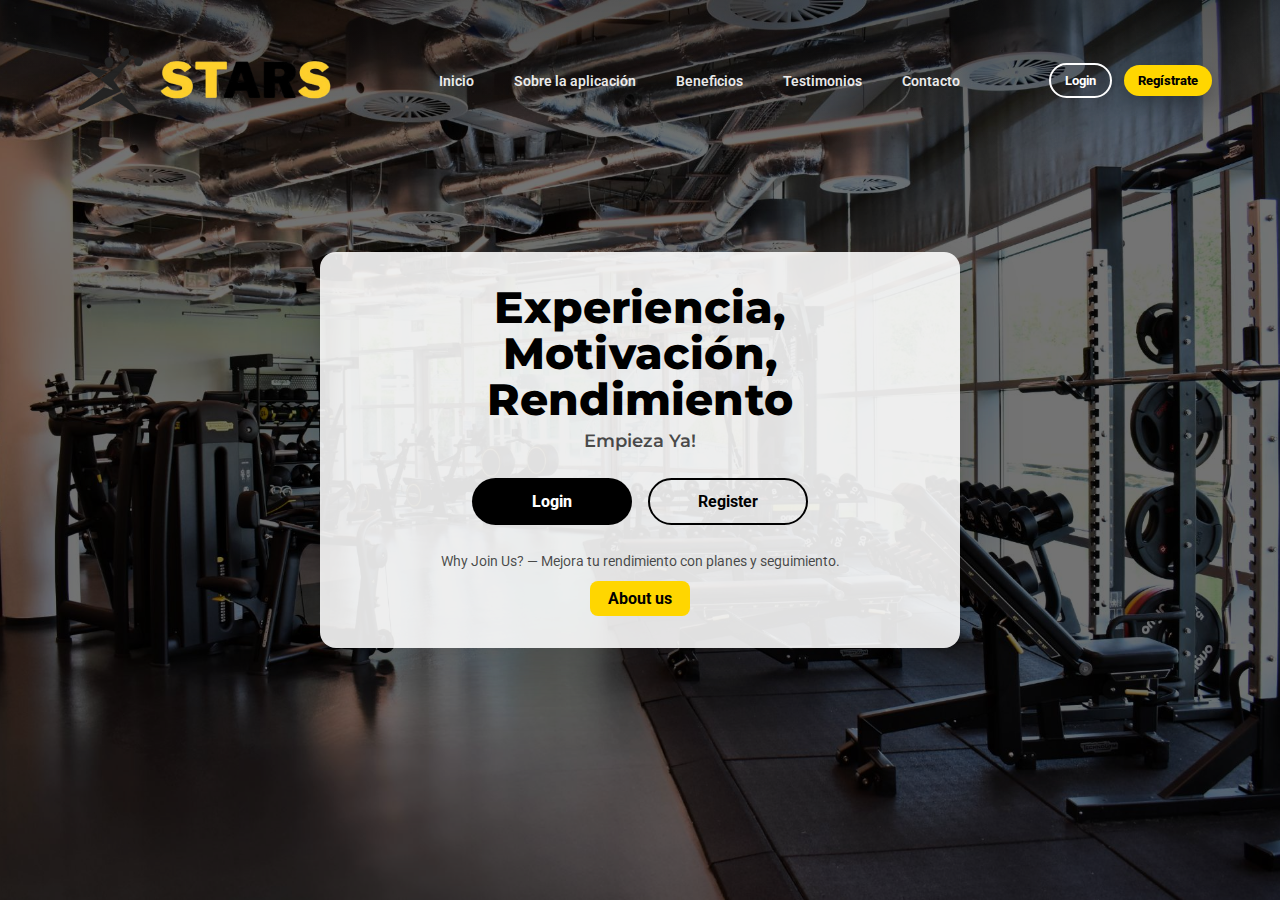
<file: index.html>
<!DOCTYPE html>
<html lang="es">
<head>
  <meta charset="utf-8">
  <meta name="viewport" content="width=device-width, initial-scale=1">
  <title>STARS</title>

  <!-- Tipografia -->
<link href="https://fonts.googleapis.com/css2?family=Montserrat:wght@600;700;800&family=Roboto:wght@300;400;500;700&display=swap" rel="stylesheet">


  <!-- Iconos -->
  <link rel="stylesheet" href="https://maxcdn.bootstrapcdn.com/font-awesome/4.7.0/css/font-awesome.min.css">

  <!-- Conexión con el Style CSS-->
  <link rel="stylesheet" href="assets/styles/style.css">
</head>
<body>
  <header class="site-header">
    <div class="container">
      <a href="index.html" class="logo">
        <img src="assets/images/log.png" alt="STARS Logo">
      </a>


      <!-- Navegación principal -->
      <nav aria-label="Navegación principal">
        <ul class="nav-list">
          <li><a href="#hero">Inicio</a></li>
          <li><a href="#sobre_nosotros">Sobre la aplicación</a></li>
          <li><a href="#beneficios">Beneficios</a></li>
          <li><a href="#testimonios">Testimonios</a></li>
          <li><a href="#contacto">Contacto</a></li>
        </ul>
      </nav>

      <div class="header-cta">
        <a class="btn-outline" href="Login.html">Login</a>
        <a class="btn-ghost" href="register.html">Regístrate</a>
      </div>
    </div>
  </header>

  <!-- HERO -->
  <section id="hero" class="hero">
    <div class="background-image" style="background-image: url('assets/images/gym.jpg');"></div>

    <!-- Tarjeta central -->
    <div class="hero-card" role="contentinfo" aria-labelledby="hero-title">
      <h1 id="hero-title">Experiencia, Motivación, Rendimiento</h1>
      <h3>Empieza Ya!</h3>

      <div class="actions">
        <a class="primary-btn" href="Login.html">Login</a>
        <a class="secondary-btn" href="register.html">Register</a>
      </div>

      <p class="why">Why Join Us? — Mejora tu rendimiento con planes y seguimiento.</p>
      <a class="small-cta" href="about.html">About us</a>
    </div>
  </section>

</body>
</html>
</file>
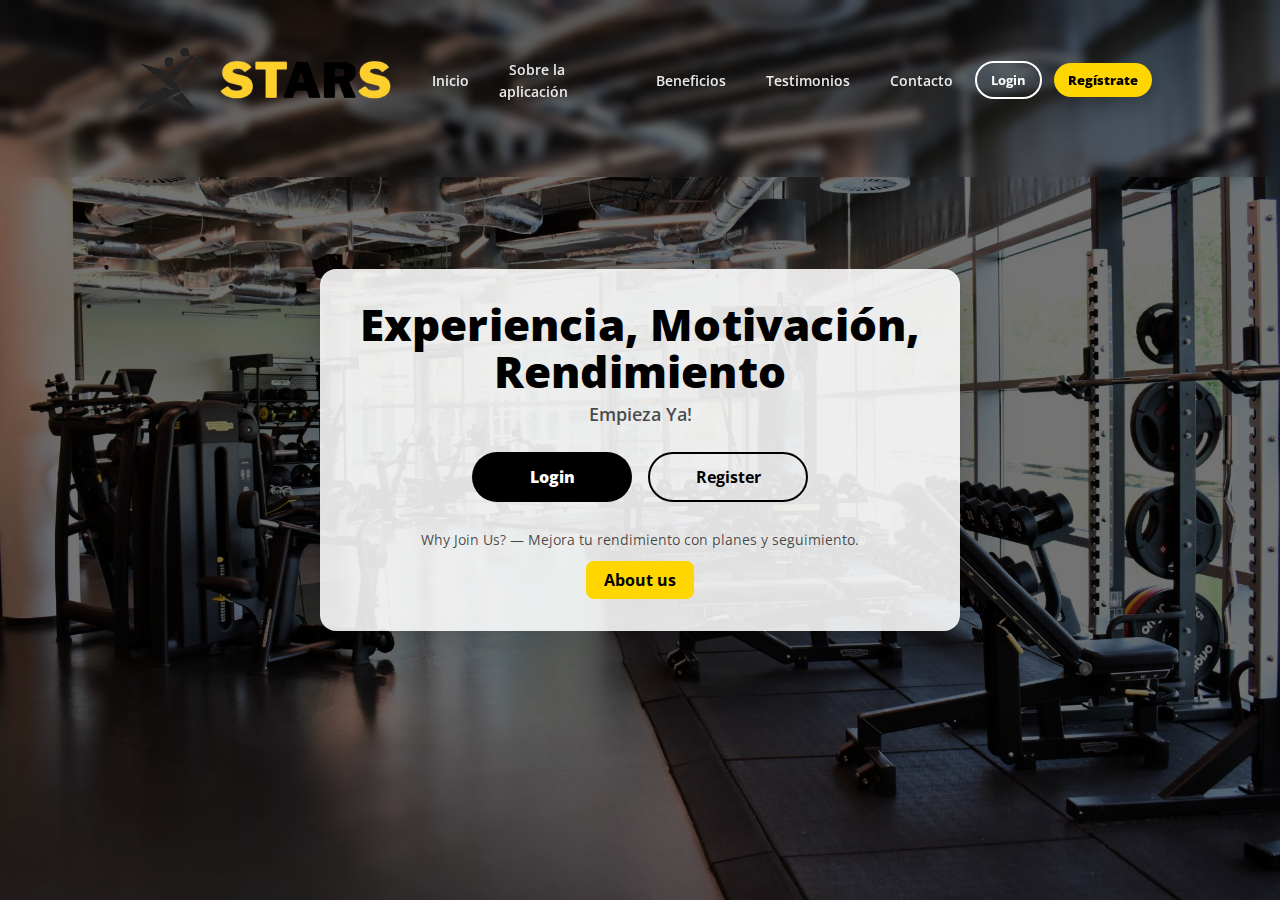
<file: PROYECTO TB2/index.html>
<!DOCTYPE html>
<html lang="es">
<head>
  <meta charset="utf-8">
  <meta name="viewport" content="width=device-width, initial-scale=1">
  <title>STARS</title>

  <!-- Tipografía: opcional, puedes cambiarla -->
  <link href="https://fonts.googleapis.com/css2?family=Open+Sans:wght@300;600;700;800&family=Quicksand:wght@600;700&display=swap" rel="stylesheet">

  <!-- Font Awesome (si necesitas iconos) -->
  <link rel="stylesheet" href="https://maxcdn.bootstrapcdn.com/font-awesome/4.7.0/css/font-awesome.min.css">

  <!-- Tu CSS -->
  <link rel="stylesheet" href="assets/styles/style.css">
</head>
<body>
  <header class="site-header">
    <div class="container">
      <a href="index.html" class="logo">
        <img src="assets/images/log.png" alt="STARS Logo">
      </a>


      <!-- Nav: ahora dentro de UL para que el CSS funcione bien -->
      <nav aria-label="Navegación principal">
        <ul class="nav-list">
          <li><a href="#hero">Inicio</a></li>
          <li><a href="#our-work">Sobre la aplicación</a></li>
          <li><a href="#services">Beneficios</a></li>
          <li><a href="#reviews">Testimonios</a></li>
          <li><a href="#contact">Contacto</a></li>
        </ul>
      </nav>

      <div class="header-cta">
        <a class="btn-outline" href="login.html">Login</a>
        <a class="btn-ghost" href="register.html">Regístrate</a>
      </div>
    </div>
  </header>

  <!-- HERO -->
  <section id="hero" class="hero">
    <div class="background-image" style="background-image: url('assets/images/gym.jpg');"></div>

    <!-- tarjeta central semi-transparente -->
    <div class="hero-card" role="contentinfo" aria-labelledby="hero-title">
      <h1 id="hero-title">Experiencia, Motivación, Rendimiento</h1>
      <h3>Empieza Ya!</h3>

      <div class="actions">
        <a class="primary-btn" href="login.html">Login</a>
        <a class="secondary-btn" href="register.html">Register</a>
      </div>

      <p class="why">Why Join Us? — Mejora tu rendimiento con planes y seguimiento.</p>
      <a class="small-cta" href="about.html">About us</a>
    </div>
  </section>

</body>
</html>
</file>
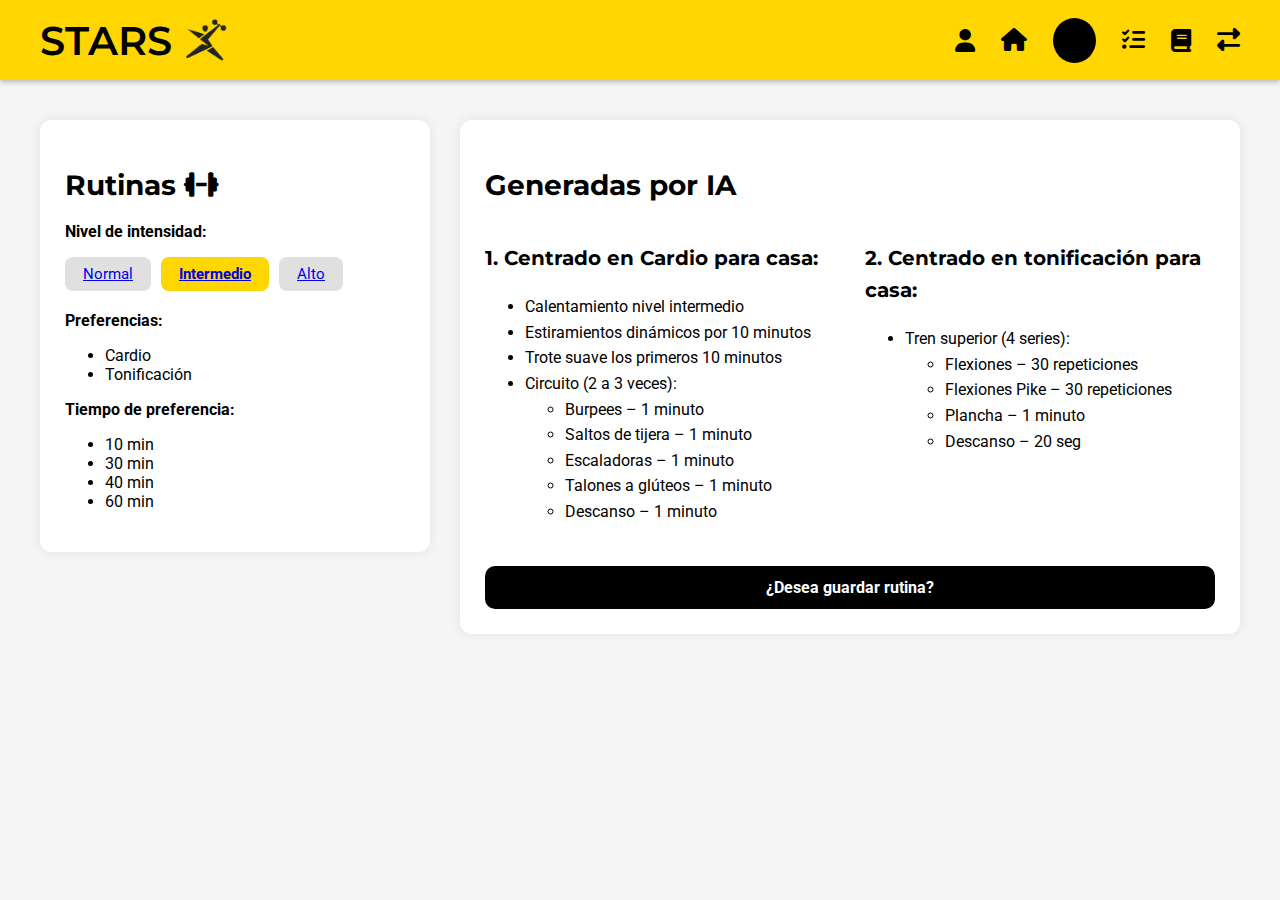
<file: genera_rutina.html>
<!DOCTYPE html>
<html lang="es">
<head>
    <meta charset="UTF-8">
    <meta name="viewport" content="width=device-width, initial-scale=1.0">
    <title>STARS - Rutinas</title>

    <!-- Estilos -->
    <link rel="stylesheet" href="assets/styles/genera_rutina_style.css">

    <!-- Iconos -->
    <link rel="stylesheet" href="https://cdnjs.cloudflare.com/ajax/libs/font-awesome/6.5.0/css/all.min.css">

    <!-- Fuentes -->
    <link href="https://fonts.googleapis.com/css2?family=Montserrat:wght@600&family=Roboto:wght@300;400;500&display=swap" rel="stylesheet">

    <!-- JS -->
     <script src="assets/scripts/rutina.js"></script>
</head>
<body>

    <!-- ENCABEZADO -->
    <header class="header">
    <div class="logo-container">
        <span class="logo-text">STARS</span>
        <img src="assets/images/logo.png" alt="Logo" class="logo-img">
    </div>

    <nav class="menu-icons">
        <i class="fa-solid fa-user"></i>
        <a href="menu_principal.html"><i class="fa-solid fa-house"></i></a>

        <div class="active_icon">
             <a href="genera_rutina.html"><i class="fa-solid fa-pen-to-square active-icon"></i></a>
        </div>

        <a href="rutinas_guardadas.html"><i class="fa-solid fa-list-check"></i></a>
        <i class="fa-solid fa-book"></i>
        <a href="index.html"><i class="fa-solid fa-right-left"></i></a>
    </nav>
</header>


    <!-- CONTENIDO PRINCIPAL -->
    <main class="content">

        <!-- FILA PRINCIPAL -->
        <div class="grid-row">

            <!-- TARJETA DE RUTINAS -->
            <div class="card left-card">
                <h2>Rutinas <i class="fa-solid fa-dumbbell"></i></h2>

                <p class="sub">Nivel de intensidad:</p>

                <div class="intensity-buttons">
                    <a href="rutina_normal.html" class="intensity-btn">Normal</a>
                    <a href="genera_rutina.html" class="intensity-btn active">Intermedio</a>
                    <a href="rutina_alto.html" class="intensity-btn">Alto</a>
                </div>

                <p class="sub">Preferencias:</p>
                <ul class="preferences">
                    <li>Cardio</li>
                    <li>Tonificación</li>
                </ul>
                <p class="sub">Tiempo de preferencia:</p>
                <ul class="time">
                    <li>10 min</li>
                    <li>30 min</li>
                    <li>40 min</li>
                    <li>60 min</li>
                </ul>
            </div>

            <!-- TARJETA GENERADAS POR IA  -->
            <div class="card ia-card">
                <h2>Generadas por IA</h2>

                <div class="routine-container">

                    <!-- Rutina 1 -->
                    <div class="routine-block">
                        <h3>1. Centrado en Cardio para casa:</h3>
                        <ul>
                            <li>Calentamiento nivel intermedio</li>
                            <li>Estiramientos dinámicos por 10 minutos</li>
                            <li>Trote suave los primeros 10 minutos</li>
                            <li>
                                Circuito (2 a 3 veces):
                                <ul>
                                    <li>Burpees – 1 minuto</li>
                                    <li>Saltos de tijera – 1 minuto</li>
                                    <li>Escaladoras – 1 minuto</li>
                                    <li>Talones a glúteos – 1 minuto</li>
                                    <li>Descanso – 1 minuto</li>
                                </ul>
                            </li>
                        </ul>
                    </div>

                    <div class="divider"></div>

                    <!-- Rutina 2 -->
                    <div class="routine-block">
                        <h3>2. Centrado en tonificación para casa:</h3>
                        <ul>
                            <li>Tren superior (4 series):</li>
                            <ul>
                                <li>Flexiones – 30 repeticiones</li>
                                <li>Flexiones Pike – 30 repeticiones</li>
                                <li>Plancha – 1 minuto</li>
                                <li>Descanso – 20 seg</li>
                            </ul>
                        </ul>
                    </div>

                </div>

                <div class="save-button" id="saveButton">¿Desea guardar rutina?</div>
            </div>

        </div>

    </main>

</body>
</html>
</file>
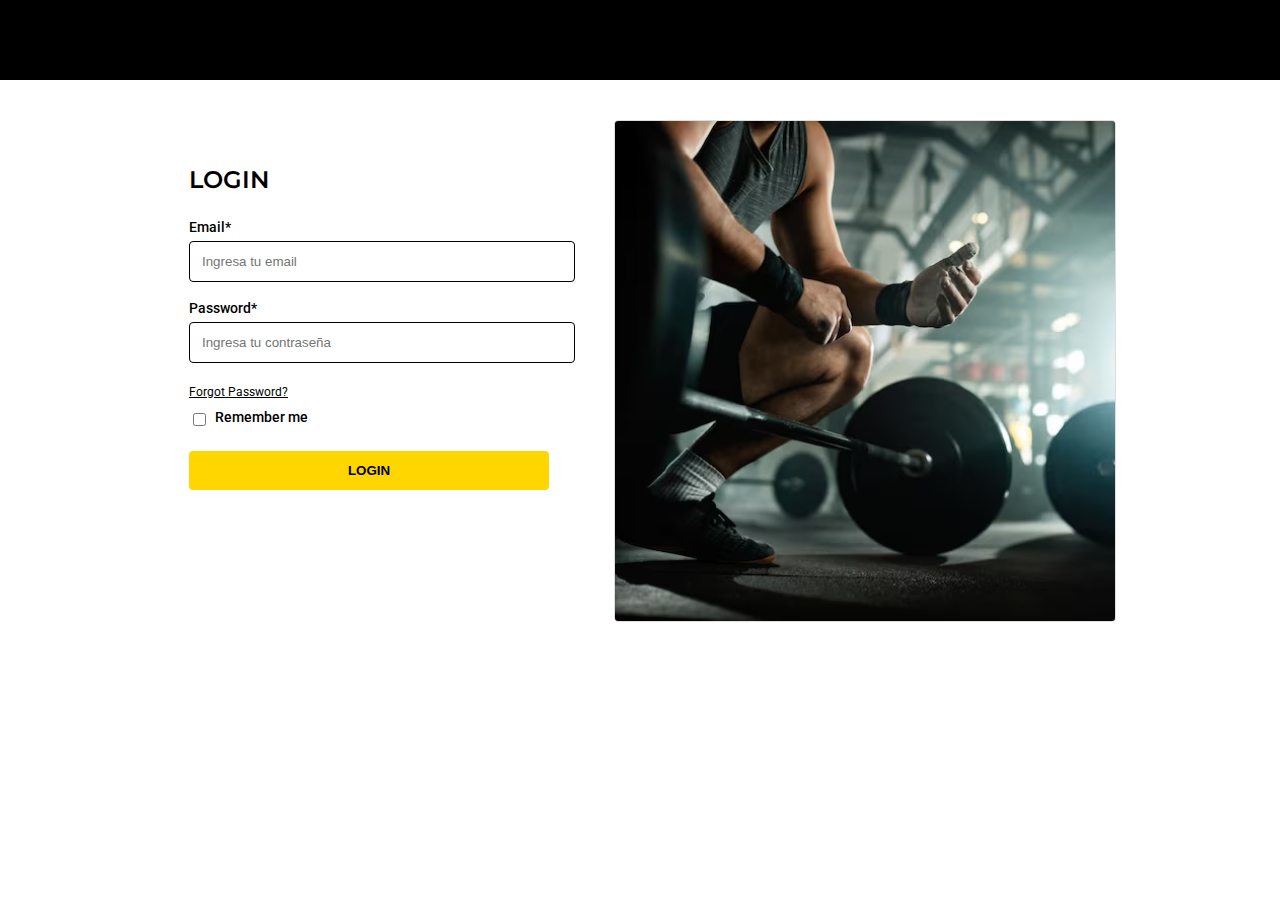
<file: Login.html>
<!DOCTYPE html>
<html lang="es">
<head>
    <meta charset="UTF-8" />
    <meta name="viewport" content="width=device-width, initial-scale=1.0" />
    <title>Login</title>

    <!-- Tipografia -->
    <link href="https://fonts.googleapis.com/css2?family=Montserrat:wght@600&family=Roboto&display=swap" rel="stylesheet" />

    <!-- Archivo CSS -->
    <link rel="stylesheet" href="assets/styles/login_style.css">
</head>

<body>

    <!-- Encabezado -->
    <header class="top-bar"></header>

    <!-- Contenedor principal -->
    <section class="layout">

        <!-- Formulario -->
        <div class="login-card">
            <h2>LOGIN</h2>

            <label for="email">Email*</label>
            <input type="email" id="email" placeholder="Ingresa tu email">

            <label for="password">Password*</label>
            <input type="password" id="password" placeholder="Ingresa tu contraseña">

            <a href="#" class="forgot">Forgot Password?</a>

            <div class="remember">
                <input type="checkbox" id="remember">
                <label for="remember">Remember me</label>
            </div>

            <button class="login-btn" onclick="login()">LOGIN</button>
        </div>

        <!-- Imagen derecha -->
        <div class="side-image">
            <img src="assets/images/gym_login.jpg" alt="Imagen decorativa">
        </div>

    </section>

    <!-- Archivo JS -->
    <script src="assets/scripts/login_script.js"></script>
</body>
</html>
</file>
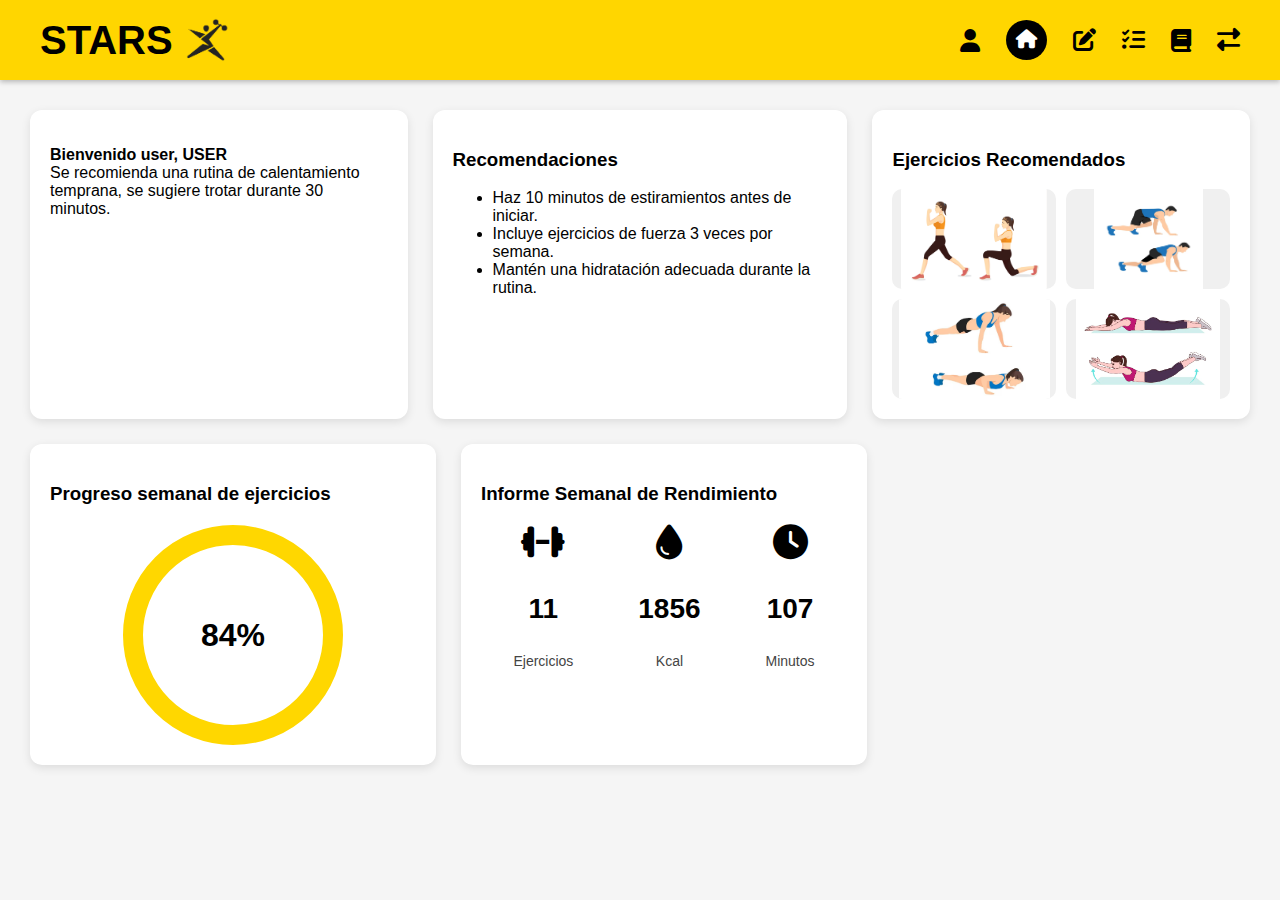
<file: menu_principal.html>
<!DOCTYPE html>
<html lang="es">
<head>
    <meta charset="UTF-8">
    <meta name="viewport" content="width=device-width, initial-scale=1.0">
    <title>STARS - Menú Principal</title>
    <link rel="stylesheet" href="assets/styles/menu_principal_style.css">
    <link rel="stylesheet" href="https://cdnjs.cloudflare.com/ajax/libs/font-awesome/6.5.0/css/all.min.css">
</head>
<body>

    <!-- Barra superior -->
<header class="header">
    <div class="logo-container">
        <span class="logo-text">STARS</span>
        <img src="assets/images/logo.png" alt="Logo" class="logo-img">
    </div>

    <nav class="menu-icons">
        <i class="fa-solid fa-user"></i>

        <div class="home-icon">
            <a href="menu_principal.html"><i class="fa-solid fa-house active-icon"></i></a>
        </div>

        <a href="genera_rutina.html"><i class="fa-solid fa-pen-to-square"></i></a>
         <a href="rutinas_guardadas.html"><i class="fa-solid fa-list-check"></i></a>
        <i class="fa-solid fa-book"></i>
        <a href="index.html"><i class="fa-solid fa-right-left"></i></a> 
    </nav>
</header>



    <!-- Contenido principal -->
    <main class="content">

        <!-- Primera fila -->
        <div class="grid-row">
            <!-- Tarjeta bienvenida -->
            <div class="card card-large">
                <p><strong>Bienvenido user, USER</strong><br>
                Se recomienda una rutina de calentamiento temprana, se sugiere trotar durante 30 minutos.</p>
            </div>

            <!-- Tarjeta amarilla con puntos -->
            <div class="card recommendation-card">
                <h3>Recomendaciones</h3>

                <ul class="rec-list">
                <li>Haz 10 minutos de estiramientos antes de iniciar.</li>
                <li>Incluye ejercicios de fuerza 3 veces por semana.</li>
                <li>Mantén una hidratación adecuada durante la rutina.</li>
                </ul>
            </div>


            <!-- Tarjeta ejercicios (4 imágenes) -->
            <div class="card ejerc">
                <h3>Ejercicios Recomendados</h3>

                <div class="exercise-grid">
                    <img src="assets/images/Ejercicio1.jpg" alt="Ejercicio 1">
                    <img src="assets/images/Ejercicio2.jpg" alt="Ejercicio 2">
                    <img src="assets/images/Ejercicio3.jpg" alt="Ejercicio 3">
                    <img src="assets/images/Ejercicio4.jpg" alt="Ejercicio 4">
                </div>
            </div>
        </div>

        <!-- Segunda fila -->
        <div class="grid-row">
            <!-- Tarjeta eficiencia -->
            <div class="card small-card">
                <h3>Progreso semanal de ejercicios</h3>
                <div class="efficiency-circle">
                    <span>84%</span>
                </div>
            </div>

            <!-- Tarjeta informe -->
            <div class="card small-card">
                <h3>Informe Semanal de Rendimiento</h3>
                <div class="report-grid">
                    <div class="report-item">
                        <i class="fa-solid fa-dumbbell icon"></i>
                        <p class="num">11</p>
                        <p class="label">Ejercicios</p>
                    </div>
                    <div class="report-item">
                        <i class="fa-solid fa-droplet icon"></i>
                        <p class="num">1856</p>
                        <p class="label">Kcal</p>
                    </div>
                    <div class="report-item">
                        <i class="fa-solid fa-clock icon"></i>
                        <p class="num">107</p>
                        <p class="label">Minutos</p>
                    </div>
                </div>
            </div>
        </div>

    </main>

</body>
</html>
</file>
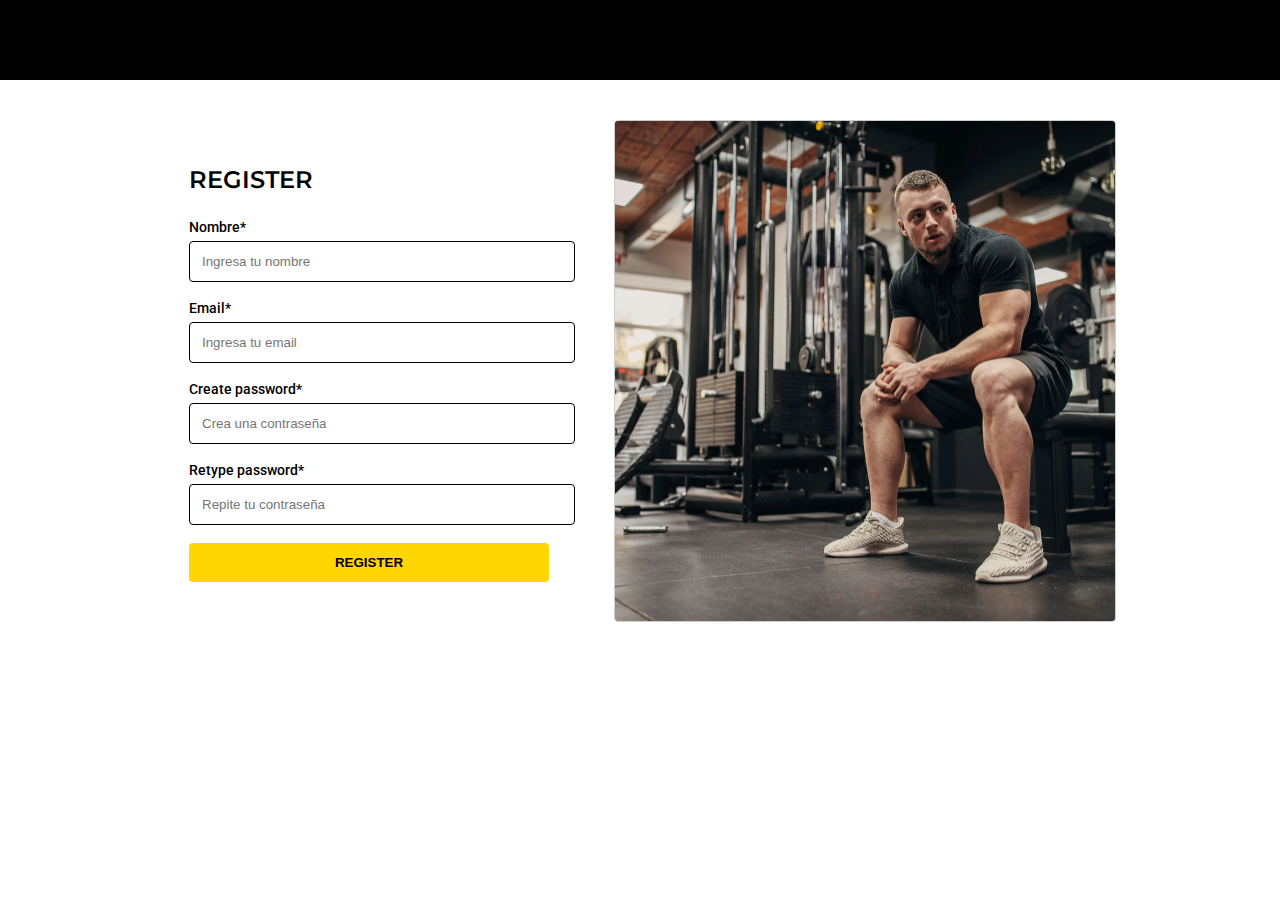
<file: Register.html>
<!DOCTYPE html>
<html lang="es">
<head>
    <meta charset="UTF-8" />
    <meta name="viewport" content="width=device-width, initial-scale=1.0" />
    <title>Register</title>

    <!-- Tipografia -->
    <link href="https://fonts.googleapis.com/css2?family=Montserrat:wght@600&family=Roboto&display=swap" rel="stylesheet" />

    <!-- Archivo CSS -->
    <link rel="stylesheet" href="assets/styles/register_style.css">
</head>

<body>

    <!-- Encabezado negro -->
    <header class="top-bar"></header>

    <!-- Contenido en dos columnas -->
    <section class="layout">

        <!-- Formulario -->
        <div class="register-card">
            <h2>REGISTER</h2>

            <label for="name">Nombre*</label>
            <input type="text" id="name" placeholder="Ingresa tu nombre">

            <label for="email">Email*</label>
            <input type="email" id="email" placeholder="Ingresa tu email">

            <label for="pass1">Create password*</label>
            <input type="password" id="pass1" placeholder="Crea una contraseña">

            <label for="pass2">Retype password*</label>
            <input type="password" id="pass2" placeholder="Repite tu contraseña">

            <button class="register-btn" onclick="register()">REGISTER</button>
        </div>

        <!-- Imagen decorativa -->
        <div class="side-image">
            <img src="assets/images/gym_register.jpg" alt="Imagen decorativa">
        </div>

    </section>

    <script src="assets/scripts/register_script.js"></script>
</body>
</html>
</file>
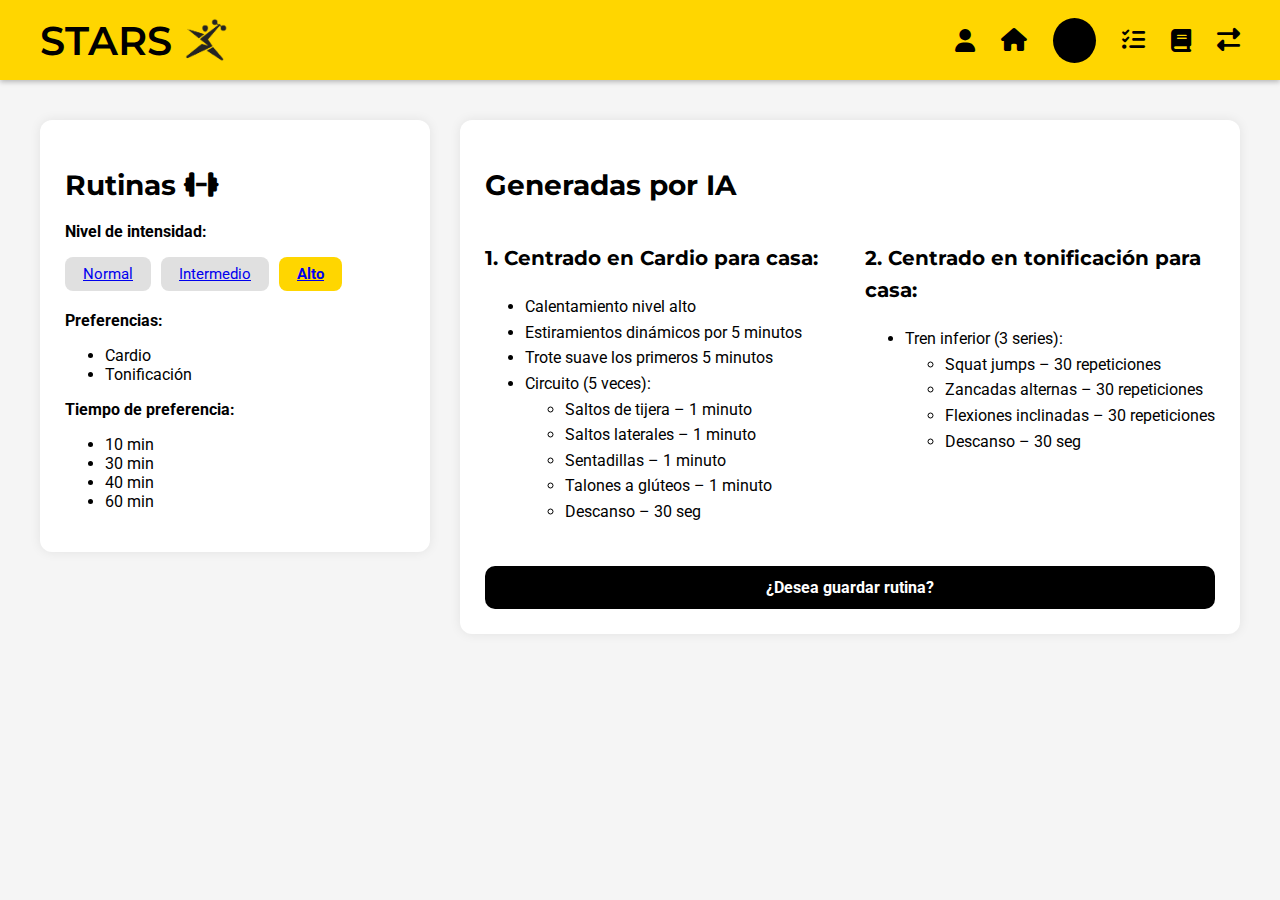
<file: rutina_alto.html>
<!DOCTYPE html>
<html lang="es">
<head>
    <meta charset="UTF-8">
    <meta name="viewport" content="width=device-width, initial-scale=1.0">
    <title>STARS - Rutinas</title>

    <!-- Estilos -->
    <link rel="stylesheet" href="assets/styles/genera_rutina_style.css">

    <!-- Iconos -->
    <link rel="stylesheet" href="https://cdnjs.cloudflare.com/ajax/libs/font-awesome/6.5.0/css/all.min.css">

    <!-- Fuentes -->
    <link href="https://fonts.googleapis.com/css2?family=Montserrat:wght@600&family=Roboto:wght@300;400;500&display=swap" rel="stylesheet">

    <!-- JS -->
     <script src="assets/scripts/rutina.js"></script>
</head>
<body>

    <!-- ENCABEZADO -->
    <header class="header">
    <div class="logo-container">
        <span class="logo-text">STARS</span>
        <img src="assets/images/logo.png" alt="Logo" class="logo-img">
    </div>

    <nav class="menu-icons">
        <i class="fa-solid fa-user"></i>
        <a href="menu_principal.html"><i class="fa-solid fa-house"></i></a>

        <div class="active_icon">
             <a href="genera_rutina.html"><i class="fa-solid fa-pen-to-square active-icon"></i></a>
        </div>

         <a href="rutinas_guardadas.html"><i class="fa-solid fa-list-check active-icon"></i></a>
        <i class="fa-solid fa-book"></i>
        <a href="index.html"><i class="fa-solid fa-right-left"></i></a>
    </nav>
    </header>


    <!-- CONTENIDO PRINCIPAL -->
    <main class="content">

        <!-- FILA PRINCIPAL -->
        <div class="grid-row">

            <!-- TARJETA DE RUTINAS -->
            <div class="card left-card">
                <h2>Rutinas <i class="fa-solid fa-dumbbell"></i></h2>

                <p class="sub">Nivel de intensidad:</p>

                <div class="intensity-buttons">
                    <a href="rutina_normal.html" class="intensity-btn">Normal</a>
                    <a href="genera_rutina.html" class="intensity-btn">Intermedio</a>
                    <a href="rutina_alto.html" class="intensity-btn active">Alto</a>
                </div>


                <p class="sub">Preferencias:</p>
                <ul class="preferences">
                    <li>Cardio</li>
                    <li>Tonificación</li>
                </ul>
                <p class="sub">Tiempo de preferencia:</p>
                <ul class="time">
                    <li>10 min</li>
                    <li>30 min</li>
                    <li>40 min</li>
                    <li>60 min</li>
                </ul>
            </div>

            <!-- TARJETA GENERADAS POR IA  -->
            <div class="card ia-card">
                <h2>Generadas por IA</h2>

                <div class="routine-container">

                    <!-- Rutina 1 -->
                    <div class="routine-block">
                        <h3>1. Centrado en Cardio para casa:</h3>
                        <ul>
                            <li>Calentamiento nivel alto</li>
                            <li>Estiramientos dinámicos por 5 minutos</li>
                            <li>Trote suave los primeros 5 minutos</li>
                            <li>
                                Circuito (5 veces):
                                <ul>
                                    <li>Saltos de tijera – 1 minuto</li>
                                    <li>Saltos laterales – 1 minuto</li>
                                    <li>Sentadillas – 1 minuto</li>
                                    <li>Talones a glúteos – 1 minuto</li>
                                    <li>Descanso – 30 seg</li>
                                </ul>
                            </li>
                        </ul>
                    </div>

                    <div class="divider"></div>

                    <!-- Rutina 2 -->
                    <div class="routine-block">
                        <h3>2. Centrado en tonificación para casa:</h3>
                        <ul>
                            <li>Tren inferior (3 series):</li>
                            <ul>
                                <li>Squat jumps – 30 repeticiones</li>
                                <li>Zancadas alternas – 30 repeticiones</li>
                                <li>Flexiones inclinadas – 30 repeticiones</li>
                                <li>Descanso – 30 seg</li>
                            </ul>
                        </ul>
                    </div>

                </div>

                <div class="save-button" id="saveButton">¿Desea guardar rutina?</div>
            </div>

        </div>

    </main>

</body>
</html>
</file>
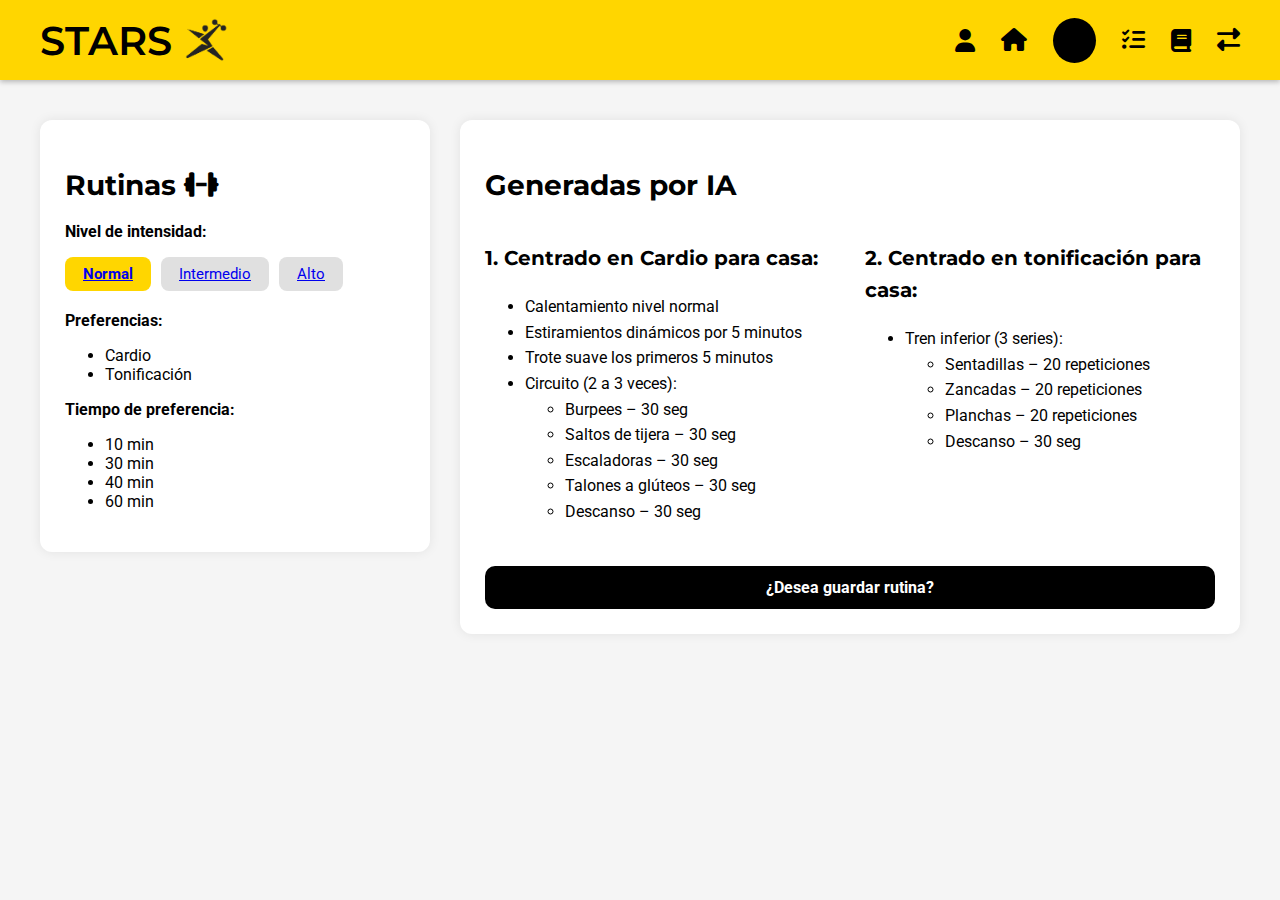
<file: rutina_normal.html>
<!DOCTYPE html>
<html lang="es">
<head>
    <meta charset="UTF-8">
    <meta name="viewport" content="width=device-width, initial-scale=1.0">
    <title>STARS - Rutinas</title>

    <!-- Estilos -->
    <link rel="stylesheet" href="assets/styles/genera_rutina_style.css">

    <!-- Iconos -->
    <link rel="stylesheet" href="https://cdnjs.cloudflare.com/ajax/libs/font-awesome/6.5.0/css/all.min.css">

    <!-- Fuentes -->
    <link href="https://fonts.googleapis.com/css2?family=Montserrat:wght@600&family=Roboto:wght@300;400;500&display=swap" rel="stylesheet">

    <!-- JS -->
     <script src="assets/scripts/rutina.js"></script>
</head>
<body>

    <!-- ENCABEZADO -->
    <header class="header">
    <div class="logo-container">
        <span class="logo-text">STARS</span>
        <img src="assets/images/logo.png" alt="Logo" class="logo-img">
    </div>

    <nav class="menu-icons">
        <i class="fa-solid fa-user"></i>
        <a href="menu_principal.html"><i class="fa-solid fa-house"></i></a>

        <div class="active_icon">
             <a href="genera_rutina.html"><i class="fa-solid fa-pen-to-square active-icon"></i></a>
        </div>

         <a href="rutinas_guardadas.html"><i class="fa-solid fa-list-check active-icon"></i></a>
        <i class="fa-solid fa-book"></i>
        <a href="index.html"><i class="fa-solid fa-right-left"></i></a>
    </nav>
</header>


    <!-- CONTENIDO PRINCIPAL -->
    <main class="content">

        <!-- FILA PRINCIPAL -->
        <div class="grid-row">

            <!-- TARJETA DE RUTINAS -->
            <div class="card left-card">
                <h2>Rutinas <i class="fa-solid fa-dumbbell"></i></h2>

                <p class="sub">Nivel de intensidad:</p>

                <div class="intensity-buttons">
                    <a href="rutina_normal.html" class="intensity-btn active">Normal</a>
                    <a href="genera_rutina.html" class="intensity-btn">Intermedio</a>
                    <a href="rutina_alto.html" class="intensity-btn">Alto</a>
                </div>


                <p class="sub">Preferencias:</p>
                <ul class="preferences">
                    <li>Cardio</li>
                    <li>Tonificación</li>
                </ul>
                <p class="sub">Tiempo de preferencia:</p>
                <ul class="time">
                    <li>10 min</li>
                    <li>30 min</li>
                    <li>40 min</li>
                    <li>60 min</li>
                </ul>
            </div>

            <!-- TARJETA GENERADAS POR IA  -->
            <div class="card ia-card">
                <h2>Generadas por IA</h2>

                <div class="routine-container">

                    <!-- Rutina 1 -->
                    <div class="routine-block">
                        <h3>1. Centrado en Cardio para casa:</h3>
                        <ul>
                            <li>Calentamiento nivel normal</li>
                            <li>Estiramientos dinámicos por 5 minutos</li>
                            <li>Trote suave los primeros 5 minutos</li>
                            <li>
                                Circuito (2 a 3 veces):
                                <ul>
                                    <li>Burpees – 30 seg</li>
                                    <li>Saltos de tijera – 30 seg</li>
                                    <li>Escaladoras – 30 seg</li>
                                    <li>Talones a glúteos – 30 seg</li>
                                    <li>Descanso – 30 seg</li>
                                </ul>
                            </li>
                        </ul>
                    </div>

                    <div class="divider"></div>

                    <!-- Rutina 2 -->
                    <div class="routine-block">
                        <h3>2. Centrado en tonificación para casa:</h3>
                        <ul>
                            <li>Tren inferior (3 series):</li>
                            <ul>
                                <li>Sentadillas – 20 repeticiones</li>
                                <li>Zancadas – 20 repeticiones</li>
                                <li>Planchas – 20 repeticiones</li>
                                <li>Descanso – 30 seg</li>
                            </ul>
                        </ul>
                    </div>

                </div>

                <div class="save-button" id="saveButton">¿Desea guardar rutina?</div>
            </div>

        </div>

    </main>

</body>
</html>
</file>
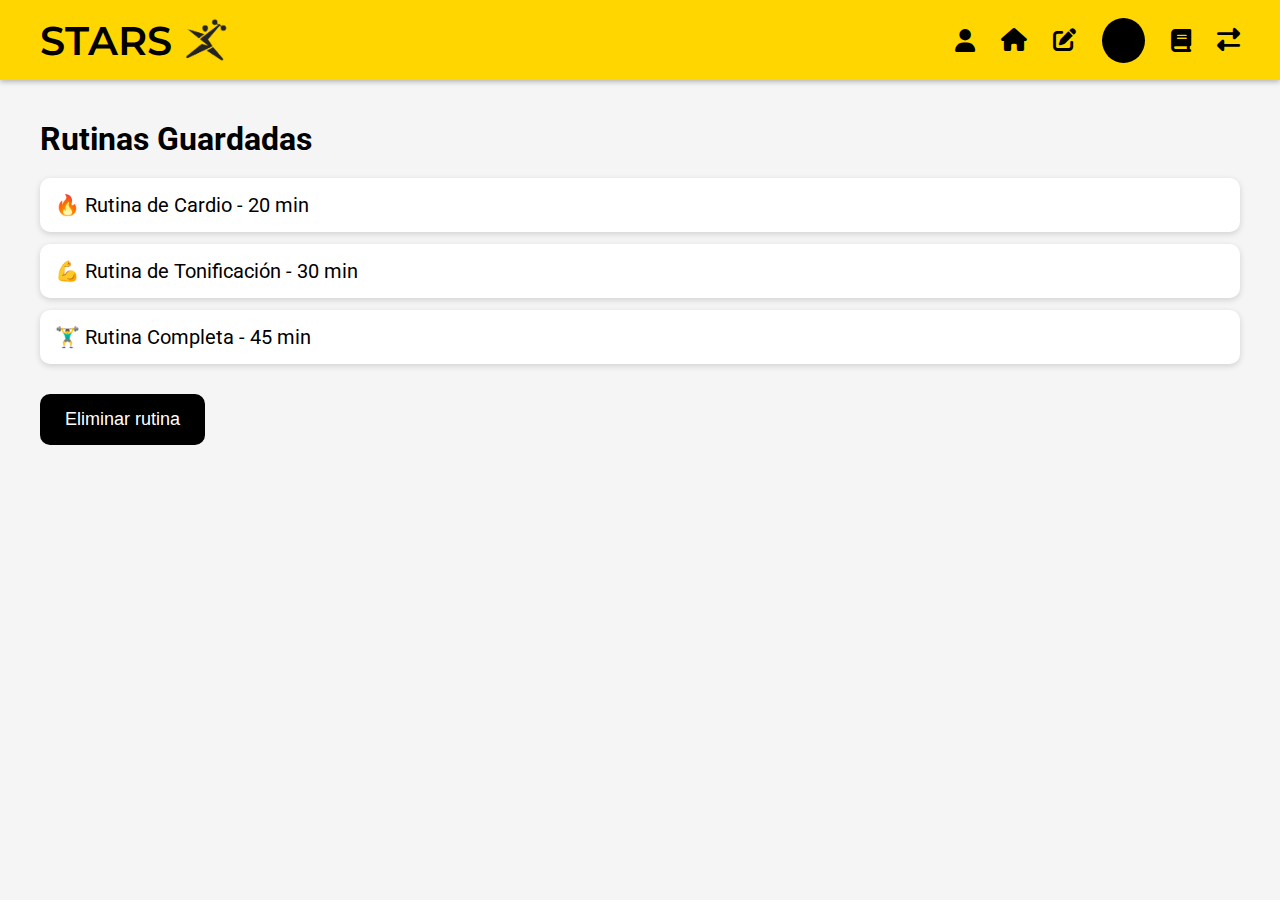
<file: rutinas_guardadas.html>
<!DOCTYPE html>
<html lang="es">
<head>
    <meta charset="UTF-8" />
    <meta name="viewport" content="width=device-width, initial-scale=1.0" />
    <title>Rutinas Guardadas</title>

    <link rel="stylesheet" href="assets/styles/rutinas_guardadas.css">
    <!-- Iconos -->
    <link rel="stylesheet" href="https://cdnjs.cloudflare.com/ajax/libs/font-awesome/6.5.0/css/all.min.css">

    <!-- Fuentes -->
    <link href="https://fonts.googleapis.com/css2?family=Montserrat:wght@600&family=Roboto:wght@300;400;500&display=swap" rel="stylesheet">

</head>
<body>

    <!-- ENCABEZADO -->
    <header class="header">
    <div class="logo-container">
        <span class="logo-text">STARS</span>
        <img src="assets/images/logo.png" alt="Logo" class="logo-img">
    </div>

    <nav class="menu-icons">
        <i class="fa-solid fa-user"></i>
        <a href="menu_principal.html"><i class="fa-solid fa-house"></i></a>

        <a href="genera_rutina.html"><i class="fa-solid fa-pen-to-square"></i></a>
        
        <div class="active_icon">
        <a href="rutinas_guardadas.html"><i class="fa-solid fa-list-check active-icon"></i></a>
        </div>
        <i class="fa-solid fa-book"></i>
        <a href="index.html"><i class="fa-solid fa-right-left"></i></a>
    </nav>
    </header>

    <!-- CONTENIDO -->
    <main class="content">
        <h1>Rutinas Guardadas</h1>

        <ul class="routine-list">
            <li>🔥 Rutina de Cardio - 20 min</li>
            <li>💪 Rutina de Tonificación - 30 min</li>
            <li>🏋️‍♂️ Rutina Completa - 45 min</li>
        </ul>

        <!-- Botón de eliminar -->
        <button id="delete-btn" class="delete-button">
            Eliminar rutina
        </button>
    </main>

    <script src="assets/scripts/rutinas_guardadas.js"></script>
</body>
</html>
</file>
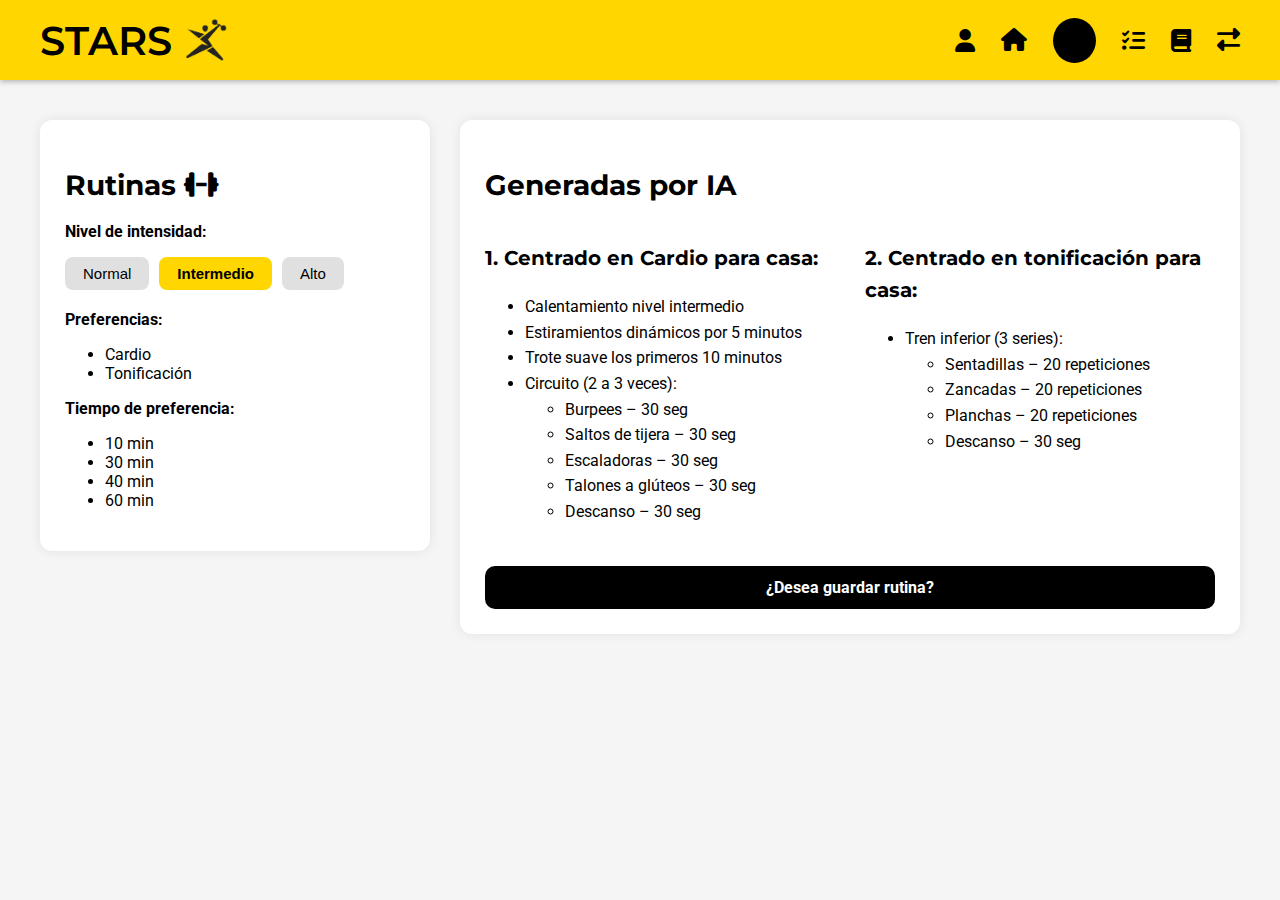
<file: public/genera_rutina.html>
<!DOCTYPE html>
<html lang="es">
<head>
    <meta charset="UTF-8">
    <meta name="viewport" content="width=device-width, initial-scale=1.0">
    <title>STARS - Rutinas</title>

    <!-- Estilos -->
    <link rel="stylesheet" href="assets/styles/genera_rutina_style.css">

    <!-- Iconos -->
    <link rel="stylesheet" href="https://cdnjs.cloudflare.com/ajax/libs/font-awesome/6.5.0/css/all.min.css">

    <!-- Fuentes -->
    <link href="https://fonts.googleapis.com/css2?family=Montserrat:wght@600&family=Roboto:wght@300;400;500&display=swap" rel="stylesheet">
</head>
<body>

    <!-- ENCABEZADO -->
    <header class="header">
    <div class="logo-container">
        <span class="logo-text">STARS</span>
        <img src="assets/images/logo.png" alt="Logo" class="logo-img">
    </div>

    <nav class="menu-icons">
        <i class="fa-solid fa-user"></i>
        <a href="menu_principal.html"><i class="fa-solid fa-house"></i></a>

        <div class="active_icon">
             <a href="genera_rutina.html"><i class="fa-solid fa-pen-to-square active-icon"></i></a>
        </div>

        <i class="fa-solid fa-list-check"></i>
        <i class="fa-solid fa-book"></i>
        <a href="index.html"><i class="fa-solid fa-right-left"></i></a>
    </nav>
</header>


    <!-- CONTENIDO PRINCIPAL -->
    <main class="content">

        <!-- FILA PRINCIPAL -->
        <div class="grid-row">

            <!-- TARJETA DE RUTINAS -->
            <div class="card left-card">
                <h2>Rutinas <i class="fa-solid fa-dumbbell"></i></h2>

                <p class="sub">Nivel de intensidad:</p>

                <div class="intensity-buttons">
                    <button class="intensity-btn">Normal</button>
                    <button class="intensity-btn active">Intermedio</button>
                    <button class="intensity-btn">Alto</button>
                </div>

                <p class="sub">Preferencias:</p>
                <ul class="preferences">
                    <li>Cardio</li>
                    <li>Tonificación</li>
                </ul>
                <p class="sub">Tiempo de preferencia:</p>
                <ul class="time">
                    <li>10 min</li>
                    <li>30 min</li>
                    <li>40 min</li>
                    <li>60 min</li>
                </ul>
            </div>

            <!-- TARJETA GENERADAS POR IA  -->
            <div class="card ia-card">
                <h2>Generadas por IA</h2>

                <div class="routine-container">

                    <!-- Rutina 1 -->
                    <div class="routine-block">
                        <h3>1. Centrado en Cardio para casa:</h3>
                        <ul>
                            <li>Calentamiento nivel intermedio</li>
                            <li>Estiramientos dinámicos por 5 minutos</li>
                            <li>Trote suave los primeros 10 minutos</li>
                            <li>
                                Circuito (2 a 3 veces):
                                <ul>
                                    <li>Burpees – 30 seg</li>
                                    <li>Saltos de tijera – 30 seg</li>
                                    <li>Escaladoras – 30 seg</li>
                                    <li>Talones a glúteos – 30 seg</li>
                                    <li>Descanso – 30 seg</li>
                                </ul>
                            </li>
                        </ul>
                    </div>

                    <div class="divider"></div>

                    <!-- Rutina 2 -->
                    <div class="routine-block">
                        <h3>2. Centrado en tonificación para casa:</h3>
                        <ul>
                            <li>Tren inferior (3 series):</li>
                            <ul>
                                <li>Sentadillas – 20 repeticiones</li>
                                <li>Zancadas – 20 repeticiones</li>
                                <li>Planchas – 20 repeticiones</li>
                                <li>Descanso – 30 seg</li>
                            </ul>
                        </ul>
                    </div>

                </div>

                <div class="save-button">¿Desea guardar rutina?</div>
            </div>

        </div>

    </main>

</body>
</html>
</file>
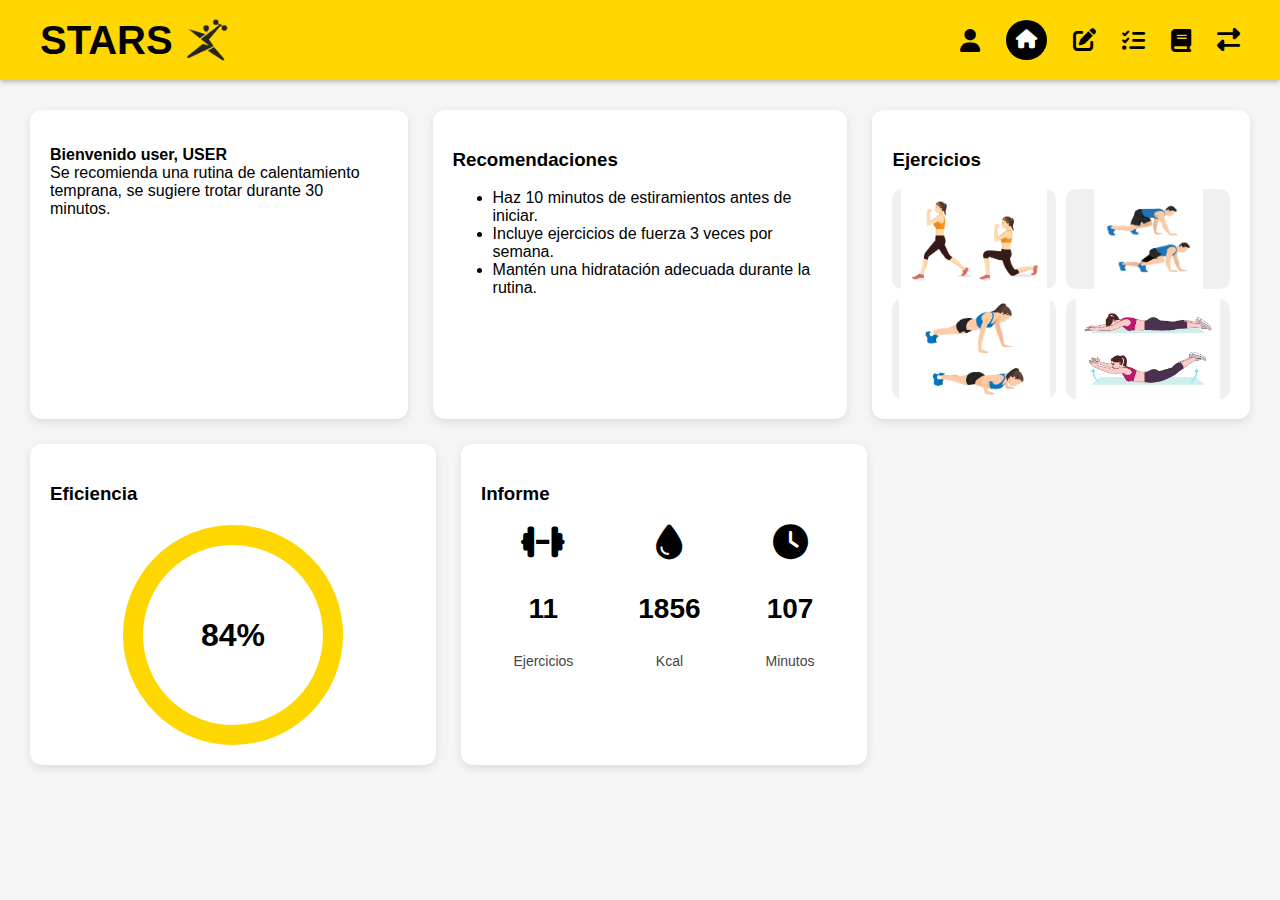
<file: public/menu_principal.html>
<!DOCTYPE html>
<html lang="es">
<head>
    <meta charset="UTF-8">
    <meta name="viewport" content="width=device-width, initial-scale=1.0">
    <title>STARS - Menú Principal</title>
    <link rel="stylesheet" href="assets/styles/menu_principal_style.css">
    <link rel="stylesheet" href="https://cdnjs.cloudflare.com/ajax/libs/font-awesome/6.5.0/css/all.min.css">
</head>
<body>

    <!-- Barra superior -->
<header class="header">
    <div class="logo-container">
        <span class="logo-text">STARS</span>
        <img src="assets/images/logo.png" alt="Logo" class="logo-img">
    </div>

    <nav class="menu-icons">
        <i class="fa-solid fa-user"></i>

        <div class="home-icon">
            <a href="menu_principal.html"><i class="fa-solid fa-house active-icon"></i></a>
        </div>

        <a href="genera_rutina.html"><i class="fa-solid fa-pen-to-square"></i></a>
        <i class="fa-solid fa-list-check"></i>
        <i class="fa-solid fa-book"></i>
        <a href="index.html"><i class="fa-solid fa-right-left"></i></a>
    </nav>
</header>



    <!-- Contenido principal -->
    <main class="content">

        <!-- Primera fila -->
        <div class="grid-row">
            <!-- Tarjeta bienvenida -->
            <div class="card card-large">
                <p><strong>Bienvenido user, USER</strong><br>
                Se recomienda una rutina de calentamiento temprana, se sugiere trotar durante 30 minutos.</p>
            </div>

            <!-- Tarjeta amarilla con puntos -->
            <div class="card recommendation-card">
                <h3>Recomendaciones</h3>

                <ul class="rec-list">
                <li>Haz 10 minutos de estiramientos antes de iniciar.</li>
                <li>Incluye ejercicios de fuerza 3 veces por semana.</li>
                <li>Mantén una hidratación adecuada durante la rutina.</li>
                </ul>
            </div>


            <!-- Tarjeta ejercicios (4 imágenes) -->
            <div class="card ejerc">
                <h3>Ejercicios</h3>

                <div class="exercise-grid">
                    <img src="assets/images/Ejercicio1.jpg" alt="Ejercicio 1">
                    <img src="assets/images/Ejercicio2.jpg" alt="Ejercicio 2">
                    <img src="assets/images/Ejercicio3.jpg" alt="Ejercicio 3">
                    <img src="assets/images/Ejercicio4.jpg" alt="Ejercicio 4">
                </div>
            </div>
        </div>

        <!-- Segunda fila -->
        <div class="grid-row">
            <!-- Tarjeta eficiencia -->
            <div class="card small-card">
                <h3>Eficiencia</h3>
                <div class="efficiency-circle">
                    <span>84%</span>
                </div>
            </div>

            <!-- Tarjeta informe -->
            <div class="card small-card">
                <h3>Informe</h3>
                <div class="report-grid">
                    <div class="report-item">
                        <i class="fa-solid fa-dumbbell icon"></i>
                        <p class="num">11</p>
                        <p class="label">Ejercicios</p>
                    </div>
                    <div class="report-item">
                        <i class="fa-solid fa-droplet icon"></i>
                        <p class="num">1856</p>
                        <p class="label">Kcal</p>
                    </div>
                    <div class="report-item">
                        <i class="fa-solid fa-clock icon"></i>
                        <p class="num">107</p>
                        <p class="label">Minutos</p>
                    </div>
                </div>
            </div>
        </div>

    </main>

</body>
</html>
</file>
<file: assets/styles/style.css>
/* LOGO */
.logo img {
  height: 100px;
  width: auto;
  display: block;
}

/* RUTA */
:root{
  --black: #000000;
  --yellow: #FFD600;
  --light: #F5F5F5;
  --white: #FFFFFF;
  --max-width: 1200px;
}

/* Reset ligero */
*{box-sizing:border-box;margin:0;padding:0}
html,body{height:100%}
body{
  font-family: "Roboto", sans-serif;
  color:var(--black);
  background:var(--light);
  -webkit-font-smoothing:antialiased;
  -moz-osx-font-smoothing:grayscale;
}

/* TIPOGRAFIA TITULOS */
h1, h2, h3{
  font-family: "Montserrat", sans-serif !important;
  font-weight: 600;
}

/* Contenedor centrado */
.container{
  max-width:var(--max-width);
  margin:0 auto;
  padding:22px 28px;
  display:flex;
  align-items:center;
  justify-content:space-between;
  gap:12px;
}

/* ENCABEZADO */
.site-header{
  position: absolute;
  top:0;
  left:0;
  width:100%;
  z-index:60;
  padding-top:8px;
  background: linear-gradient(180deg, rgba(0,0,0,0.25), rgba(0,0,0,0));
  color:var(--white);
  border-bottom-left-radius:6px;
  border-bottom-right-radius:6px;
}

/* NAVEGACIÓN */
.nav-list{
  list-style:none;
  display:flex;
  gap:20px;
  align-items:center;
  margin:0;
  padding:0;
}
.nav-list a{
  color:var(--white);
  text-decoration:none;
  font-weight:600;
  font-size:14px;
  padding:8px 10px;
  opacity:0.9;
}
.nav-list a:hover{ opacity:1; text-decoration:underline; }

/* ENCABEZADO CTAs */
.header-cta{ display:flex; gap:12px; align-items:center; }
.btn-outline{
  display:inline-block;
  padding:8px 14px;
  border-radius:999px;
  border:2px solid var(--white);
  color:var(--white);
  background:transparent;
  font-weight:700;
  text-decoration:none;
  font-size:13px;
}
.btn-ghost{
  display:inline-block;
  padding:8px 14px;
  border-radius:999px;
  border:none;
  background:var(--yellow);
  color:var(--black);
  font-weight:800;
  text-decoration:none;
  font-size:13px;
  box-shadow: 0 8px 20px rgba(0,0,0,0.25);
}

/* HERO */
.hero{
  position:relative;
  min-height:100vh;
  display:flex;
  align-items:center;
  justify-content:center;
  padding:0 20px;
  overflow:hidden;
  text-align:center;
}

/* imagen de fondo con overlay oscuro */
.background-image{
  position:absolute;
  inset:0;
  background-size:cover;
  background-position:center;
  z-index:0;
}

/* overlay oscuro semitransparente */
.background-image::after{
  content:'';
  position:absolute;
  inset:0;
  background: rgba(0,0,0,0.55);
  z-index:1;
}

/* TARJETA CENTRAL */
.hero-card{
  position:relative;
  z-index:10;
  max-width:640px;
  width:100%;
  padding:32px 36px;
  border-radius:16px;
  background: rgba(255,255,255,0.88);
  box-shadow: 0 20px 60px rgba(0,0,0,0.25);
  display:flex;
  flex-direction:column;
  align-items:center;
}

/* Textos hero dentro de la tarjeta */
.hero-card h1{
  font-size:44px;
  color:var(--black);
  margin-bottom:8px;
  font-weight:800;
  line-height:1.05;
  letter-spacing:0.2px;
}
.hero-card h3{
  font-size:18px;
  font-weight:600;
  color:rgba(0,0,0,0.7);
  margin-bottom:18px;
}

/* Acciones/botones */
.actions{
  display:flex;
  gap:16px;
  margin:8px 0 16px;
  flex-wrap:wrap;
  justify-content:center;
}
.primary-btn{
  display:inline-block;
  padding:14px 34px;
  background:var(--black);
  color:var(--white);
  border-radius:999px;
  font-weight:800;
  text-decoration:none;
  min-width:160px;
  text-align:center;
}
.secondary-btn{
  display:inline-block;
  padding:12px 30px;
  background:transparent;
  color:var(--black);
  border-radius:999px;
  border:2px solid var(--black);
  font-weight:700;
  text-decoration:none;
  min-width:160px;
  text-align:center;
}

/* pequeño CTA amarillo */
.small-cta{
  margin-top:12px;
  display:inline-block;
  padding:8px 18px;
  border-radius:8px;
  background:var(--yellow);
  color:var(--black);
  text-decoration:none;
  font-weight:700;
}

/* texto Why Join Us */
.why{
  margin-top:12px;
  color:rgba(0,0,0,0.7);
  font-size:14px;
}

/* FOOTER */
footer{
  text-align:center;
  padding:24px 12px;
  background:transparent;
  color:rgba(0,0,0,0.6);
}

/* Responsiveness */
@media (max-width:900px){
  .hero-card h1{ font-size:34px; }
  .primary-btn, .secondary-btn { min-width:140px; }
  .container { padding:14px 18px; }
}

@media (max-width:600px){
  .nav-list { display:none; } 
  .hero-card{ padding:20px; border-radius:12px; }
  .hero-card h1{ font-size:26px; }
  .primary-btn, .secondary-btn{ min-width:120px; padding:10px 14px; }
}
</file>
<file: PROYECTO TB2/assets/styles/style.css>
/* LOGO */
.logo img {
  height: 100px;
  width: auto;
  display: block;
}

/* HEADER */
header {
  position: absolute;
  top: 0;
  left: 0;
  z-index: 10;
  width: 100%;
  display: flex;
  justify-content: space-between;
  align-items: center;
  padding: 25px 100px;
  background-color: rgba(0, 0, 0, 0.5);
  backdrop-filter: blur(5px); 
  border-radius: 0 0 10px 10px;
}



:root{
  --black: #000000;
  --yellow: #FFD600;
  --light: #F5F5F5;
  --white: #FFFFFF;
  --max-width: 1200px;
}

/* Reset ligero */
*{box-sizing:border-box;margin:0;padding:0}
html,body{height:100%}
body{
  font-family: "Open Sans", system-ui, -apple-system, "Segoe UI", Roboto, Arial;
  color:var(--black);
  background:var(--light);
  -webkit-font-smoothing:antialiased;
  -moz-osx-font-smoothing:grayscale;
}

/* Contenedor centrado */
.container{
  max-width:var(--max-width);
  margin:0 auto;
  padding:22px 28px;
  display:flex;
  align-items:center;
  justify-content:space-between;
  gap:12px;
}

/* HEADER */
.site-header{
  position: absolute;
  top:0;
  left:0;
  width:100%;
  z-index:60;
  padding-top:8px;
  background: linear-gradient(180deg, rgba(0,0,0,0.25), rgba(0,0,0,0));
  color:var(--white);
  border-bottom-left-radius:6px;
  border-bottom-right-radius:6px;
}

/* LOGO */
.logo{
  display:flex;
  align-items:center;
  gap:12px;
  text-decoration:none;
  color:var(--white);
}
.logo-mark{
  display:inline-flex;
  width:40px;height:40px;
  border-radius:8px;
  background:var(--yellow);
  color:var(--black);
  font-weight:800;
  align-items:center;
  justify-content:center;
  box-shadow: 0 4px 14px rgba(0,0,0,0.25);
}
.logo-text{
  font-weight:700;
  letter-spacing:0.6px;
}

/* NAV */
.nav-list{
  list-style:none;
  display:flex;
  gap:20px;
  align-items:center;
  margin:0;
  padding:0;
}
.nav-list a{
  color:var(--white);
  text-decoration:none;
  font-weight:600;
  font-size:14px;
  padding:8px 10px;
  opacity:0.9;
}
.nav-list a:hover{ opacity:1; text-decoration:underline; }

/* HEADER CTAs */
.header-cta{ display:flex; gap:12px; align-items:center; }
.btn-outline{
  display:inline-block;
  padding:8px 14px;
  border-radius:999px;
  border:2px solid var(--white);
  color:var(--white);
  background:transparent;
  font-weight:700;
  text-decoration:none;
  font-size:13px;
}
.btn-ghost{
  display:inline-block;
  padding:8px 14px;
  border-radius:999px;
  border:none;
  background:var(--yellow);
  color:var(--black);
  font-weight:800;
  text-decoration:none;
  font-size:13px;
  box-shadow: 0 8px 20px rgba(0,0,0,0.25);
}

/* HERO */
.hero{
  position:relative;
  min-height:100vh;
  display:flex;
  align-items:center;
  justify-content:center;
  padding:0 20px;
  overflow:hidden;
  text-align:center;
}

/* imagen de fondo con overlay oscuro */
.background-image{
  position:absolute;
  inset:0;
  background-size:cover;
  background-position:center;
  z-index:0;
}

/* overlay oscuro semitransparente */
.background-image::after{
  content:'';
  position:absolute;
  inset:0;
  background: rgba(0,0,0,0.55);
  z-index:1;
}

/* TARJETA CENTRAL (como en la imagen) */
.hero-card{
  position:relative;
  z-index:10;
  max-width:640px;
  width:100%;
  padding:32px 36px;
  border-radius:16px;
  background: rgba(255,255,255,0.88);
  box-shadow: 0 20px 60px rgba(0,0,0,0.25);
  display:flex;
  flex-direction:column;
  align-items:center;
}

/* Textos hero dentro de la tarjeta */
.hero-card h1{
  font-size:44px;
  color:var(--black);
  margin-bottom:8px;
  font-weight:800;
  line-height:1.05;
  letter-spacing:0.2px;
}
.hero-card h3{
  font-size:18px;
  font-weight:600;
  color:rgba(0,0,0,0.7);
  margin-bottom:18px;
}

/* Acciones/botones */
.actions{
  display:flex;
  gap:16px;
  margin:8px 0 16px;
  flex-wrap:wrap;
  justify-content:center;
}
.primary-btn{
  display:inline-block;
  padding:14px 34px;
  background:var(--black);
  color:var(--white);
  border-radius:999px;
  font-weight:800;
  text-decoration:none;
  min-width:160px;
  text-align:center;
}
.secondary-btn{
  display:inline-block;
  padding:12px 30px;
  background:transparent;
  color:var(--black);
  border-radius:999px;
  border:2px solid var(--black);
  font-weight:700;
  text-decoration:none;
  min-width:160px;
  text-align:center;
}

/* pequeño CTA amarillo */
.small-cta{
  margin-top:12px;
  display:inline-block;
  padding:8px 18px;
  border-radius:8px;
  background:var(--yellow);
  color:var(--black);
  text-decoration:none;
  font-weight:700;
}

/* texto Why Join Us */
.why{
  margin-top:12px;
  color:rgba(0,0,0,0.7);
  font-size:14px;
}

/* FOOTER */
footer{
  text-align:center;
  padding:24px 12px;
  background:transparent;
  color:rgba(0,0,0,0.6);
}

/* Responsiveness */
@media (max-width:900px){
  .hero-card h1{ font-size:34px; }
  .primary-btn, .secondary-btn { min-width:140px; }
  .container { padding:14px 18px; }
  header { padding-top:6px; }
}

@media (max-width:600px){
  .nav-list { display:none; } 
  .hero-card{ padding:20px; border-radius:12px; }
  .hero-card h1{ font-size:26px; }
  .primary-btn, .secondary-btn{ min-width:120px; padding:10px 14px; }
}
</file>
<file: assets/styles/genera_rutina_style.css>
/* FUENTES Y GENERAL */
body {
    background: #F5F5F5;
    margin: 0;
    padding: 0;
    font-family: 'Roboto', sans-serif;
}

/* ---------------- HEADER ---------------- */
.header {
    background: #FFD600;
    height: 80px;
    display: flex;
    justify-content: space-between;
    align-items: center;
    padding: 0 40px;
    box-shadow: 0px 2px 5px rgba(0,0,0,0.25);
}

.logo-container {
    display: flex;
    align-items: center;
    gap: 12px;
}

.logo-text {
    font-family: 'Montserrat', sans-serif;
    font-size: 40px;
    font-weight: 600;
    color: #000000;
}

.logo-img {
    width: 45px;
    height: 45px;
}

/* ICONOS DEL MENÚ */
.menu-icons {
    display: flex;
    align-items: center;
    gap: 26px;
}

.menu-icons i {
    font-size: 23px;
    cursor: pointer;
    transition: transform 0.25s ease;
    color: #000000;
}

/* Zoom en hover */
.menu-icons i:hover {
    transform: scale(1.25);
}

/* Icono lapiz */
.menu-icons .active_icon {
    background: #000000;
    padding: 10px;
    border-radius: 50%;
    color: #FFFFFF;
    font-size: 19px;
}

/* ---------------- CONTENIDO PRINCIPAL ---------------- */
.content {
    padding: 40px;
}

/* FILAS TIPO GRID (MISMO ESTILO QUE EL MENÚ PRINCIPAL) */
.grid-row {
    display: grid;
    grid-template-columns: 1fr 2fr;
    gap: 30px;
}

/* TARJETAS */
.card {
    background: #FFFFFF;
    padding: 25px;
    border-radius: 12px;
    box-shadow: 0 0 12px rgba(0,0,0,0.08);
}

/* Estilo para Rutinas */
.left-card {
    height: fit-content;
}

/* IA tarjeta grande */
.ia-card {
    grid-column: span 1;
}

/* TITULOS */
h2 {
    font-family: 'Montserrat', sans-serif;
    font-size: 28px;
    margin-bottom: 20px;
}

h3 {
    font-family: 'Montserrat', sans-serif;
    font-size: 20px;
}

/* SUBTÍTULOS */
.sub {
    font-weight: bold;
    margin-top: 10px;
}

/* BOTONES DE INTENSIDAD */
.intensity-buttons {
    display: flex;
    gap: 10px;
    margin-bottom: 20px;
}

.intensity-btn {
    background: #E0E0E0;
    border: none;
    padding: 8px 18px;
    border-radius: 8px;
    cursor: pointer;
    font-size: 15px;
    transition: background 0.2s ease, transform 0.2s;
}

.intensity-btn:hover {
    transform: scale(1.06);
}

.intensity-btn.active {
    background: #FFD600;
    font-weight: bold;
}

/* RUTINAS */
.routine-container {
    display: flex;
    justify-content: space-between;
}

.routine-block {
    width: 48%;
    line-height: 1.6;
}

/* BOTÓN GUARDAR */
.save-button {
    margin-top: 25px;
    background: #000;
    color: #FFF;
    text-align: center;
    padding: 12px;
    border-radius: 10px;
    font-weight: bold;
    cursor: pointer;
}

.save-button:hover {
    transform: scale(1.03);
}
</file>
<file: assets/styles/login_style.css>
/* ---------- GENERALES ---------- */
body {
    margin: 0;
    font-family: 'Roboto', sans-serif;
    background-color: #FFFFFF;
}

/* Barra superior */
.top-bar {
    width: 100%;
    height: 80px;
    background-color: #000000;
}

/* Diseño a dos columnas */
.layout {
    display: flex;
    justify-content: center;
    align-items: flex-start;
    padding: 40px;
    gap: 40px;
}

/* ---------- FORMULARIO ---------- */
.login-card {
    width: 360px;
    padding: 25px;
    background-color: #FFFFFF;
}

.login-card h2 {
    font-family: 'Montserrat', sans-serif;
    font-weight: 600;
    color: #000000;
    margin-bottom: 25px;
}

label {
    font-size: 14px;
    font-weight: 500;
    color: #000000;
    margin-bottom: 6px;
    display: block;
}

input[type="email"],
input[type="password"] {
    width: 100%;
    padding: 12px;
    border: 1px solid #000000;
    border-radius: 4px;
    background-color: #FFFFFF;
    margin-bottom: 18px;
}

.forgot {
    font-size: 12px;
    margin-bottom: 10px;
    display: inline-block;
    color: #000000;
}

.remember {
    display: flex;
    align-items: center;
    margin-bottom: 20px;
}

.remember label {
    margin-left: 6px;
}

/* Botón LOGIN */
.login-btn {
    width: 100%;
    padding: 12px;
    background-color: #FFD600; 
    border: none;
    border-radius: 4px;
    color: #000000; 
    font-weight: bold;
    cursor: pointer;
}

/* ---------- IMAGEN A LA DERECHA ---------- */
.side-image img {
    width: 500px;
    height: 500px;
    object-fit: cover;
    border-radius: 4px;
    background-color: #F5F5F5;
    border: 1px solid #ddd;
}
</file>
<file: assets/styles/menu_principal_style.css>
/* FUENTES Y GENERAL */
body {
    margin: 0;
    padding: 0;
    font-family: 'Roboto', sans-serif;
    background: #F5F5F5;
}

/* HEADER */
.header {
    background: #FFD600;
    height: 80px;
    display: flex;
    justify-content: space-between;
    align-items: center;
    padding: 0 40px;
    box-shadow: 0px 2px 5px rgba(0,0,0,0.25);
}

/* Logo */
.logo-container {
    display: flex;
    align-items: center;
    gap: 12px;
}

.logo-text {
    font-family: 'Montserrat', sans-serif;
    font-size: 40px;
    font-weight: 600;
    color: #000000;
}

.logo-img {
    width: 45px;
    height: 45px;
}

/* Iconos del menú */
.menu-icons {
    display: flex;
    align-items: center;
    gap: 26px;
}

.menu-icons i {
    font-size: 23px;
    cursor: pointer;
    transition: transform 0.23s ease;
    color: #000000;
}

/* Zoom hover */
.menu-icons i:hover {
    transform: scale(1.25);
}

/* Icono Home */
.home-icon {
    background: #000000;
    padding: 10px;
    border-radius: 50%;
}

.home-icon i {
    color: #FFFFFF;
    font-size: 19px;
}


/* CONTENIDO PRINCIPAL */
.content {
    padding: 30px;
}

.grid-row {
    display: flex;
    gap: 25px;
    margin-bottom: 25px;
}

/* TARJETAS */
.card {
    background: #FFFFFF;
    padding: 20px;
    border-radius: 12px;
    box-shadow: 0 3px 10px rgba(0,0,0,0.1);
}

.card-large {
    width: 30%;
    min-height: 180px;
}

.center-card {
    width: 20%;
    display: flex;
    justify-content: center;
    align-items: center;
    background: #FFD700;
}

.ejerc {
    width: 30%;
}

.small-card {
    width: 30%;
}

/* 4 IMÁGENES EJERCICIOS */
.exercise-grid {
    display: grid;
    grid-template-columns: repeat(2, 1fr);
    gap: 10px;
    margin-top: 15px;
}

.exercise-grid img {
    display: block;
    width: 100%;
    height: 100px;
    object-fit: contain;
    object-position: center;
    background: #f0f0f0;
    border-radius: 10px;
}

/* CÍRCULO DE EFICIENCIA */
.efficiency-circle {
    width: 180px;
    height: 180px;
    border: 20px solid #FFD700;
    border-radius: 50%;
    margin: auto;
    margin-top: 20px;
    position: relative;
}

.efficiency-circle span {
    position: absolute;
    top: 50%;
    left: 50%;
    transform: translate(-50%, -50%);
    font-size: 32px;
    font-weight: bold;
}

/* TARJETA INFORME */
.report-grid {
    display: flex;
    justify-content: space-around;
    margin-top: 20px;
}

.report-item {
    text-align: center;
}

.icon {
    font-size: 35px;
    margin-bottom: 5px;
}

.num {
    font-size: 28px;
    font-weight: bold;
}

.label {
    font-size: 14px;
    color: #444444;
}
</file>
<file: assets/styles/register_style.css>
/* ---------- GENERALES ---------- */
body {
    margin: 0;
    font-family: 'Roboto', sans-serif;
    background-color: #FFFFFF;
}

.top-bar {
    width: 100%;
    height: 80px;
    background-color: #000000;
}

/* Diseño a dos columnas */
.layout {
    display: flex;
    justify-content: center;
    align-items: flex-start;
    padding: 40px;
    gap: 40px;
}

/* ---------- FORMULARIO ---------- */
.register-card {
    width: 360px;
    padding: 25px;
    background-color: #FFFFFF;
}

.register-card h2 {
    font-family: 'Montserrat', sans-serif;
    font-weight: 600;
    color: #000000;
    margin-bottom: 25px;
}

label {
    font-size: 14px;
    font-weight: 500;
    color: #000000;
    margin-bottom: 6px;
    display: block;
}

input[type="text"],
input[type="email"],
input[type="password"] {
    width: 100%;
    padding: 12px;
    border: 1px solid #000000;
    border-radius: 4px;
    background-color: #FFFFFF;
    margin-bottom: 18px;
}

/* Botón REGISTER */
.register-btn {
    width: 100%;
    padding: 12px;
    background-color: #FFD600; /* Amarillo */
    border: none;
    border-radius: 4px;
    color: #000000;
    font-weight: bold;
    cursor: pointer;
}

/* ---------- IMAGEN A LA DERECHA ---------- */
.side-image img {
    width: 500px;
    height: 500px;
    object-fit: cover;
    background-color: #F5F5F5;
    border: 1px solid #ccc;
    border-radius: 4px;
}
</file>
<file: public/assets/styles/genera_rutina_style.css>
/* FUENTES Y GENERAL */
body {
    background: #F5F5F5;
    margin: 0;
    padding: 0;
    font-family: 'Roboto', sans-serif;
}

/* ---------------- HEADER ---------------- */
.header {
    background: #FFD600;
    height: 80px;
    display: flex;
    justify-content: space-between;
    align-items: center;
    padding: 0 40px;
    box-shadow: 0px 2px 5px rgba(0,0,0,0.25);
}

.logo-container {
    display: flex;
    align-items: center;
    gap: 12px;
}

.logo-text {
    font-family: 'Montserrat', sans-serif;
    font-size: 40px;
    font-weight: 600;
    color: #000000;
}

.logo-img {
    width: 45px;
    height: 45px;
}

/* ICONOS DEL MENÚ */
.menu-icons {
    display: flex;
    align-items: center;
    gap: 26px;
}

.menu-icons i {
    font-size: 23px;
    cursor: pointer;
    transition: transform 0.25s ease;
    color: #000000;
}

/* Zoom en hover */
.menu-icons i:hover {
    transform: scale(1.25);
}

/* Icono lapiz */
.menu-icons .active_icon {
    background: #000000;
    padding: 10px;
    border-radius: 50%;
    color: #FFFFFF;
    font-size: 19px;
}

/* ---------------- CONTENIDO PRINCIPAL ---------------- */
.content {
    padding: 40px;
}

/* FILAS TIPO GRID (MISMO ESTILO QUE EL MENÚ PRINCIPAL) */
.grid-row {
    display: grid;
    grid-template-columns: 1fr 2fr;
    gap: 30px;
}

/* TARJETAS */
.card {
    background: #FFFFFF;
    padding: 25px;
    border-radius: 12px;
    box-shadow: 0 0 12px rgba(0,0,0,0.08);
}

/* Estilo para Rutinas */
.left-card {
    height: fit-content;
}

/* IA tarjeta grande */
.ia-card {
    grid-column: span 1;
}

/* TITULOS */
h2 {
    font-family: 'Montserrat', sans-serif;
    font-size: 28px;
    margin-bottom: 20px;
}

h3 {
    font-family: 'Montserrat', sans-serif;
    font-size: 20px;
}

/* SUBTÍTULOS */
.sub {
    font-weight: bold;
    margin-top: 10px;
}

/* BOTONES DE INTENSIDAD */
.intensity-buttons {
    display: flex;
    gap: 10px;
    margin-bottom: 20px;
}

.intensity-btn {
    background: #E0E0E0;
    border: none;
    padding: 8px 18px;
    border-radius: 8px;
    cursor: pointer;
    font-size: 15px;
    transition: background 0.2s ease, transform 0.2s;
}

.intensity-btn:hover {
    transform: scale(1.06);
}

.intensity-btn.active {
    background: #FFD600;
    font-weight: bold;
}

/* RUTINAS */
.routine-container {
    display: flex;
    justify-content: space-between;
}

.routine-block {
    width: 48%;
    line-height: 1.6;
}

/* BOTÓN GUARDAR */
.save-button {
    margin-top: 25px;
    background: #000;
    color: #FFF;
    text-align: center;
    padding: 12px;
    border-radius: 10px;
    font-weight: bold;
    cursor: pointer;
}

.save-button:hover {
    transform: scale(1.03);
}
</file>
<file: public/assets/styles/menu_principal_style.css>
/* FUENTES Y GENERAL */
body {
    margin: 0;
    padding: 0;
    font-family: 'Roboto', sans-serif;
    background: #F5F5F5;
}

/* HEADER */
.header {
    background: #FFD600;
    height: 80px;
    display: flex;
    justify-content: space-between;
    align-items: center;
    padding: 0 40px;
    box-shadow: 0px 2px 5px rgba(0,0,0,0.25);
}

/* Logo */
.logo-container {
    display: flex;
    align-items: center;
    gap: 12px;
}

.logo-text {
    font-family: 'Montserrat', sans-serif;
    font-size: 40px;
    font-weight: 600;
    color: #000000;
}

.logo-img {
    width: 45px;
    height: 45px;
}

/* Iconos del menú */
.menu-icons {
    display: flex;
    align-items: center;
    gap: 26px;
}

.menu-icons i {
    font-size: 23px;
    cursor: pointer;
    transition: transform 0.23s ease;
    color: #000000;
}

/* Zoom hover */
.menu-icons i:hover {
    transform: scale(1.25);
}

/* Icono Home */
.home-icon {
    background: #000000;
    padding: 10px;
    border-radius: 50%;
}

.home-icon i {
    color: #FFFFFF;
    font-size: 19px;
}


/* CONTENIDO PRINCIPAL */
.content {
    padding: 30px;
}

.grid-row {
    display: flex;
    gap: 25px;
    margin-bottom: 25px;
}

/* TARJETAS */
.card {
    background: #FFFFFF;
    padding: 20px;
    border-radius: 12px;
    box-shadow: 0 3px 10px rgba(0,0,0,0.1);
}

.card-large {
    width: 30%;
    min-height: 180px;
}

.center-card {
    width: 20%;
    display: flex;
    justify-content: center;
    align-items: center;
    background: #FFD700;
}

.ejerc {
    width: 30%;
}

.small-card {
    width: 30%;
}

/* 4 IMÁGENES EJERCICIOS */
.exercise-grid {
    display: grid;
    grid-template-columns: repeat(2, 1fr);
    gap: 10px;
    margin-top: 15px;
}

.exercise-grid img {
    display: block;
    width: 100%;
    height: 100px;
    object-fit: contain;
    object-position: center;
    background: #f0f0f0;
    border-radius: 10px;
}

/* CÍRCULO DE EFICIENCIA */
.efficiency-circle {
    width: 180px;
    height: 180px;
    border: 20px solid #FFD700;
    border-radius: 50%;
    margin: auto;
    margin-top: 20px;
    position: relative;
}

.efficiency-circle span {
    position: absolute;
    top: 50%;
    left: 50%;
    transform: translate(-50%, -50%);
    font-size: 32px;
    font-weight: bold;
}

/* TARJETA INFORME */
.report-grid {
    display: flex;
    justify-content: space-around;
    margin-top: 20px;
}

.report-item {
    text-align: center;
}

.icon {
    font-size: 35px;
    margin-bottom: 5px;
}

.num {
    font-size: 28px;
    font-weight: bold;
}

.label {
    font-size: 14px;
    color: #444444;
}
</file>
<file: assets/styles/rutinas_guardadas.css>
/* COLORES */
:root {
    --yellow: #FFD600;
    --black: #000000;
    --white: #FFFFFF;
}

/* RESETEO */
* {
    margin: 0;
    padding: 0;
    box-sizing: border-box;
}

body {
    background: #F5F5F5;
    margin: 0;
    padding: 0;
    font-family: 'Roboto', sans-serif;
}

/* ENCABEZADO */
.header {
    background: #FFD600;
    height: 80px;
    display: flex;
    justify-content: space-between;
    align-items: center;
    padding: 0 40px;
    box-shadow: 0px 2px 5px rgba(0,0,0,0.25);
}

.logo-container {
    display: flex;
    align-items: center;
    gap: 12px;
}

.logo-text {
    font-family: 'Montserrat', sans-serif;
    font-size: 40px;
    font-weight: 600;
    color: #000000;
}

.logo-img {
    width: 45px;
    height: 45px;
}
/* ICONOS DEL MENÚ */
.menu-icons {
    display: flex;
    align-items: center;
    gap: 26px;
}

.menu-icons i {
    font-size: 23px;
    cursor: pointer;
    transition: transform 0.25s ease;
    color: #000000;
}

/* Zoom en hover */
.menu-icons i:hover {
    transform: scale(1.25);
}

.menu-icons .active_icon {
    background: #000000;
    padding: 10px;
    border-radius: 50%;
    color: #FFFFFF;
    font-size: 19px;
}

.profile-circle {
    width: 38px;
    height: 38px;
    background-color: var(--black);
    border-radius: 50%;
    margin-left: 25px;
}

/* CONTENIDO */
.content {
    padding: 40px;
}

h1 {
    margin-bottom: 20px;
}

.routine-list {
    list-style: none;
    font-size: 20px;
    margin-bottom: 30px;
}

.routine-list li {
    background: var(--white);
    padding: 15px;
    margin-bottom: 12px;
    border-radius: 10px;
    box-shadow: 0 2px 6px rgba(0,0,0,0.15);
}

/* BOTÓN */
.delete-button {
    background: var(--black);
    color: var(--white);
    border: none;
    padding: 15px 25px;
    font-size: 18px;
    border-radius: 10px;
    cursor: pointer;
}

.delete-button:hover {
    opacity: 0.8;
}
</file>
